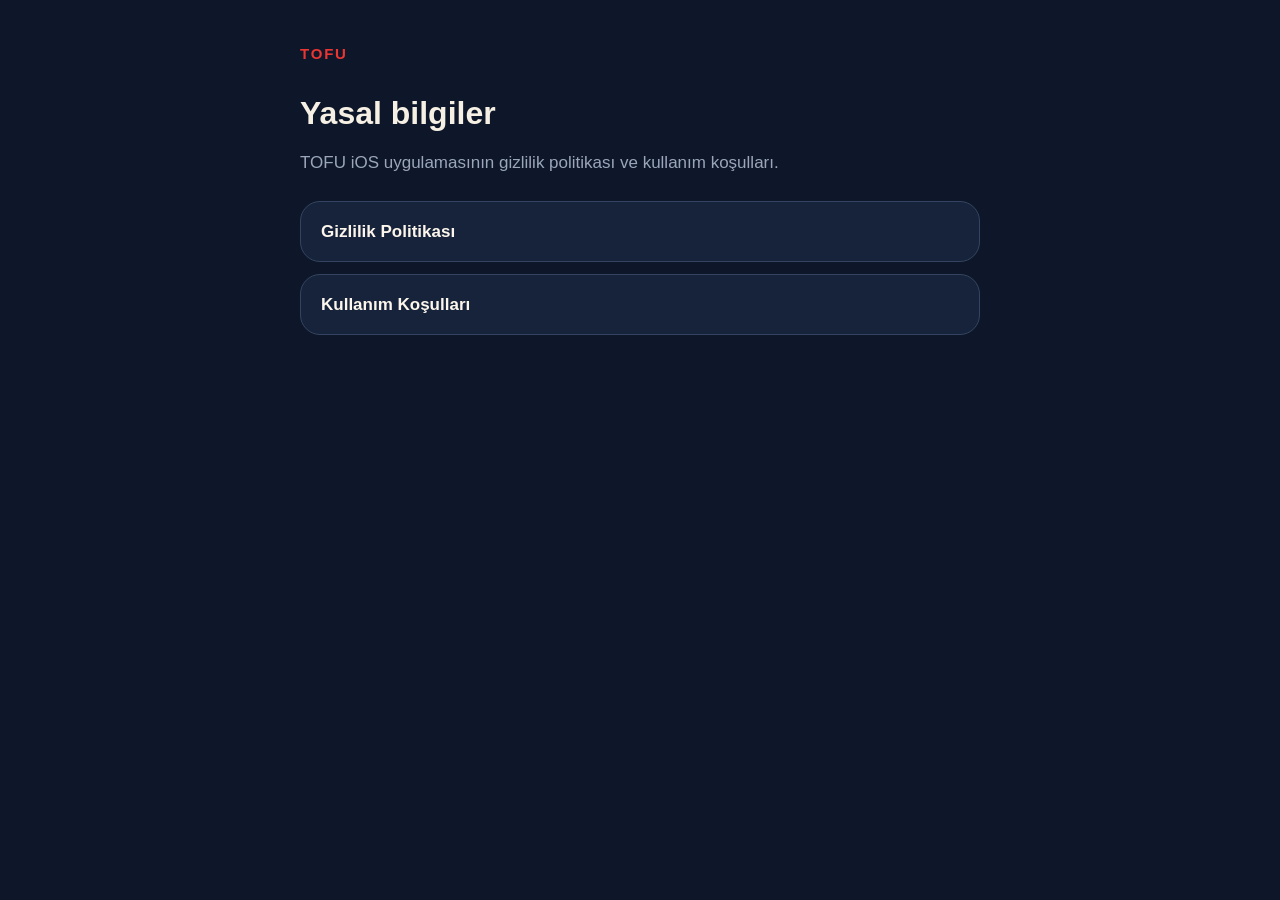
<file: index.html>
<!doctype html>
<html lang="tr">
<head>
  <meta charset="utf-8">
  <meta name="viewport" content="width=device-width, initial-scale=1">
  <title>TOFU · Yasal</title>
  <meta name="robots" content="index,follow">
  <link rel="stylesheet" href="/styles.css">
</head>
<body>
  <main>
    <a class="brand" href="/">TOFU</a>
    <h1>Yasal bilgiler</h1>
    <p class="muted">TOFU iOS uygulamasının gizlilik politikası ve kullanım koşulları.</p>
    <nav class="links">
      <a href="/privacy">Gizlilik Politikası</a>
      <a href="/terms">Kullanım Koşulları</a>
    </nav>
  </main>
</body>
</html>
</file>
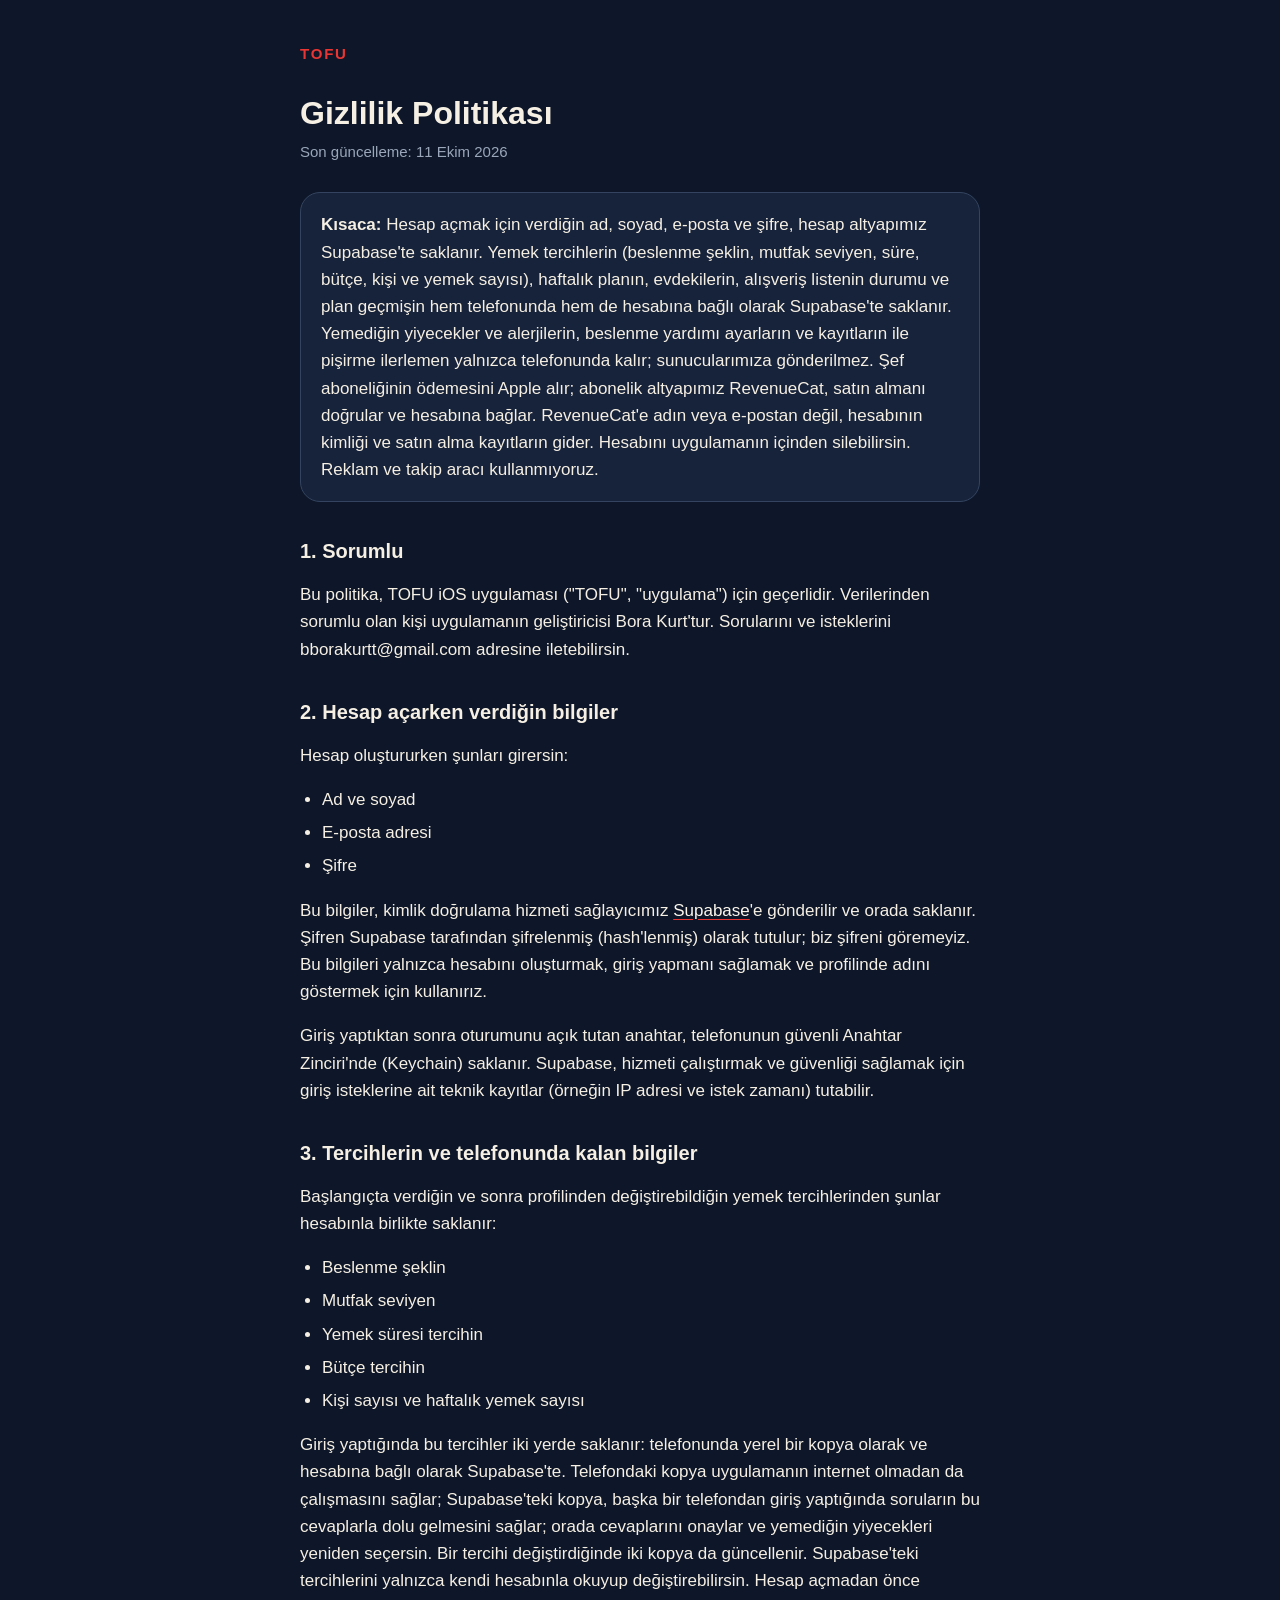
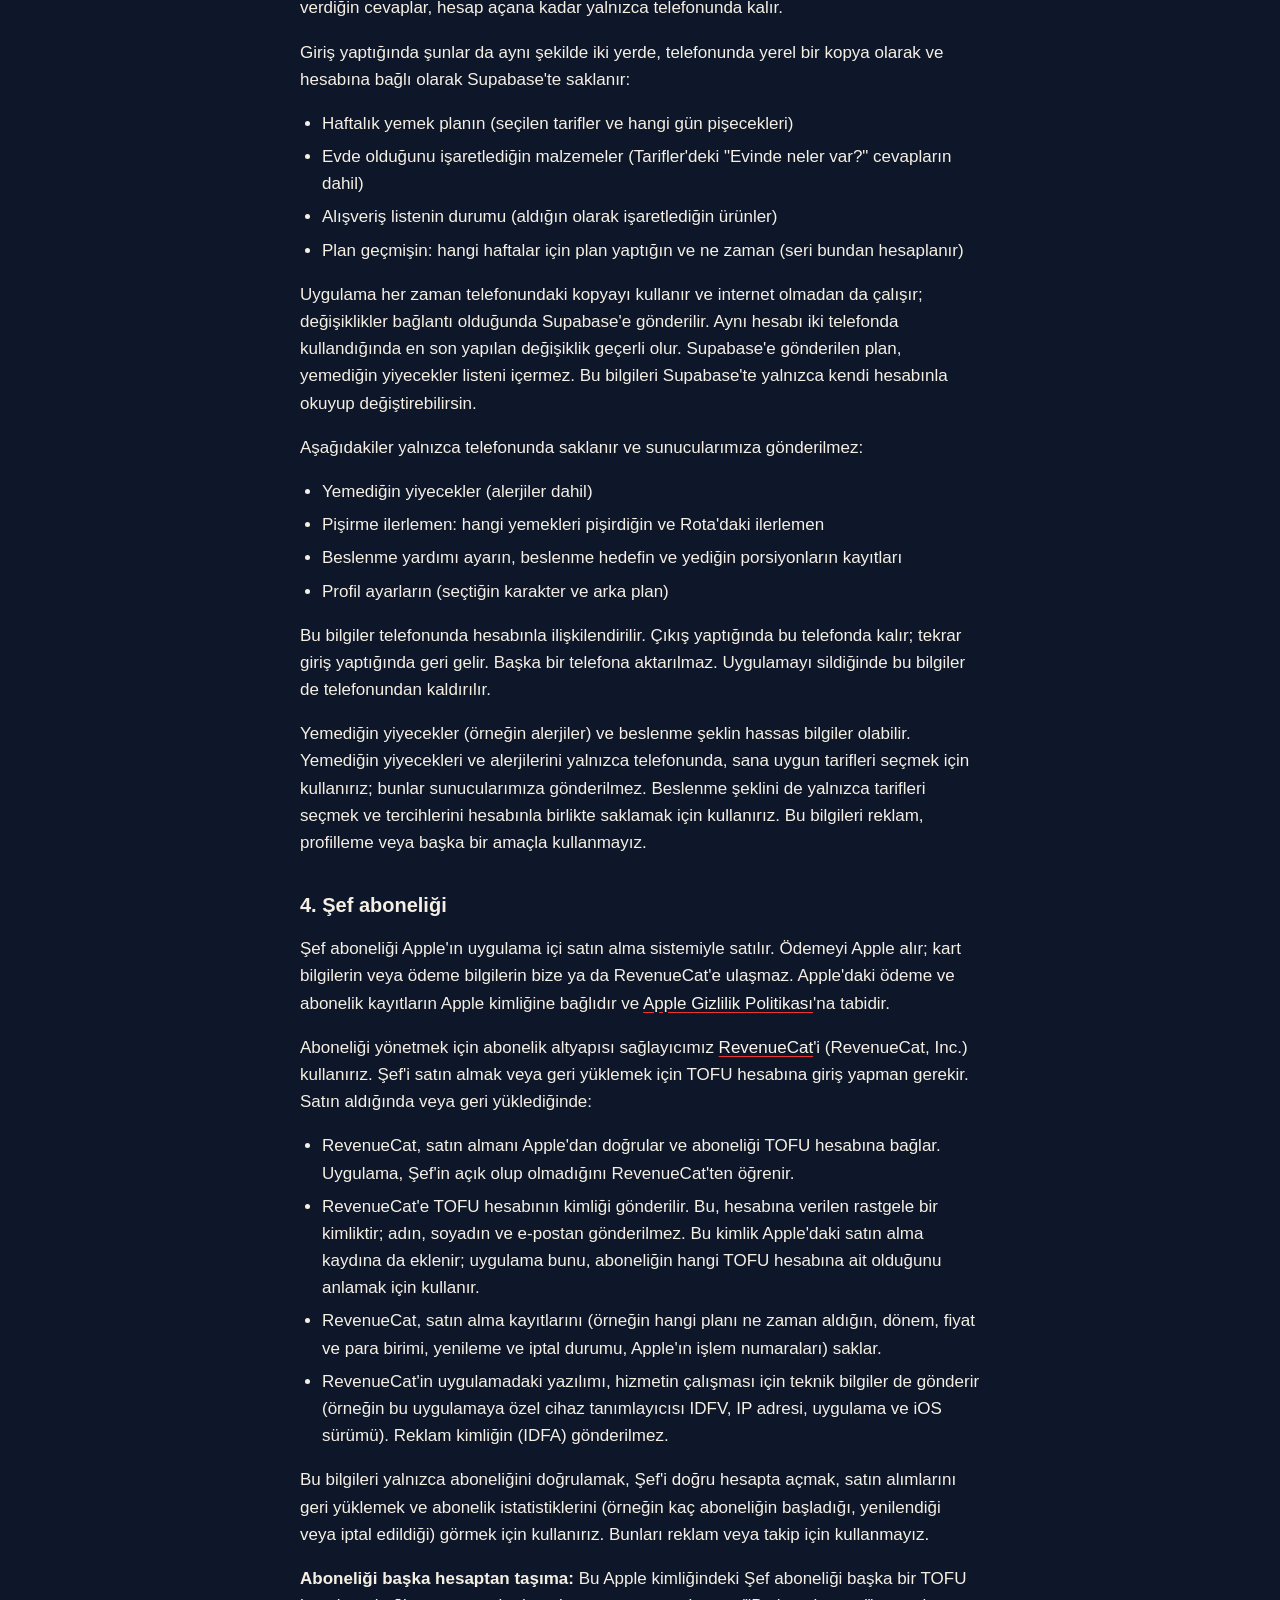
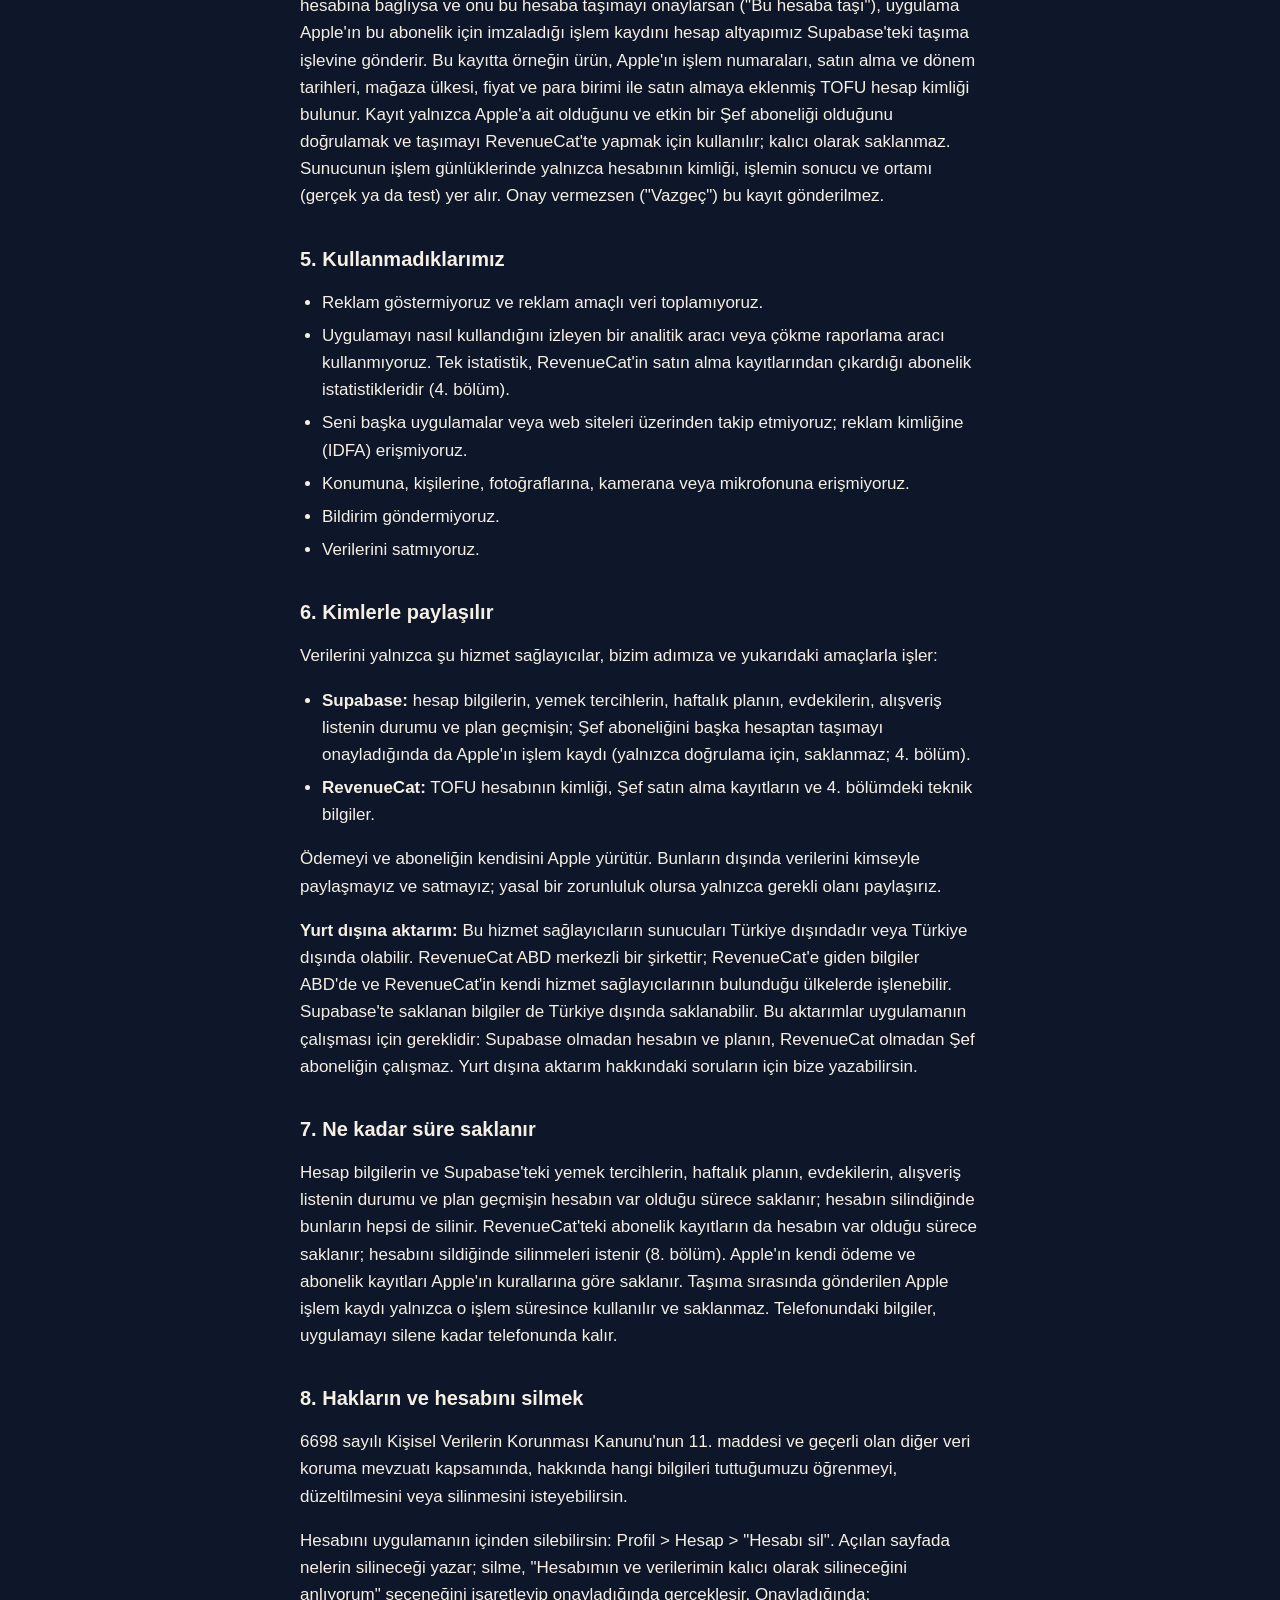
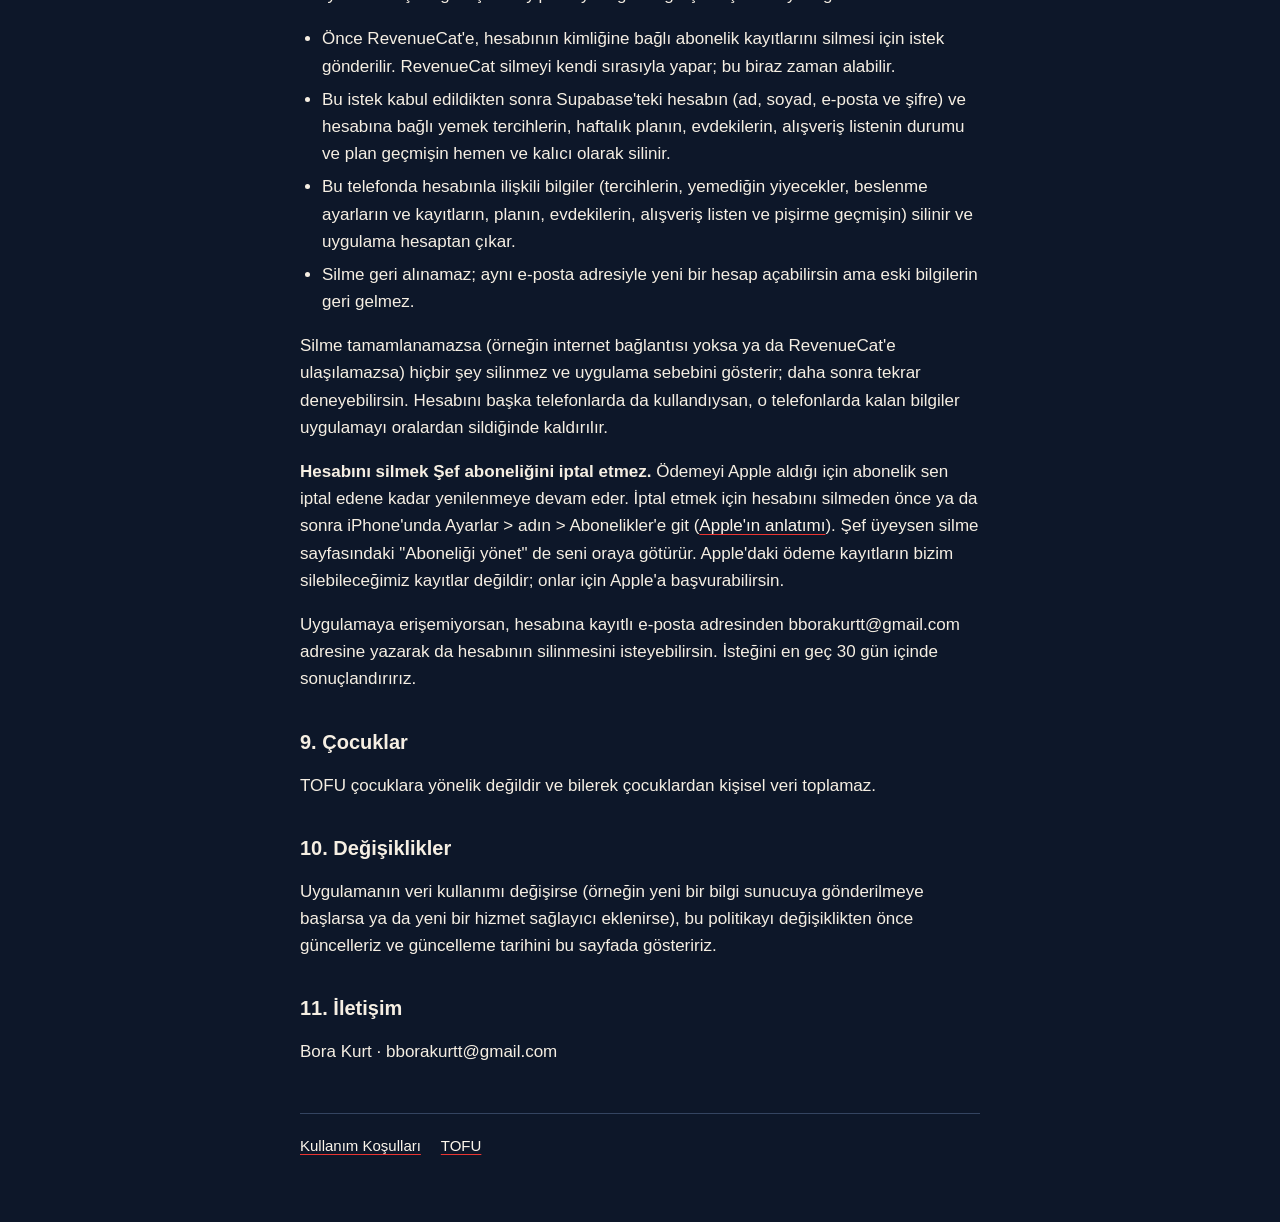
<file: privacy.html>
<!doctype html>
<html lang="tr">
<head>
  <meta charset="utf-8">
  <meta name="viewport" content="width=device-width, initial-scale=1">
  <title>TOFU · Gizlilik Politikası</title>
  <meta name="description" content="TOFU iOS uygulamasının hangi bilgileri nasıl kullandığı.">
  <link rel="stylesheet" href="/styles.css">
</head>
<body>
  <main>
    <a class="brand" href="/">TOFU</a>
    <h1>Gizlilik Politikası</h1>
    <p class="updated">Son güncelleme: 11 Ekim 2026</p>

    <div class="card">
      <p><strong>Kısaca:</strong> Hesap açmak için verdiğin ad, soyad, e-posta ve şifre, hesap altyapımız Supabase'te saklanır. Yemek tercihlerin (beslenme şeklin, mutfak seviyen, süre, bütçe, kişi ve yemek sayısı), haftalık planın, evdekilerin, alışveriş listenin durumu ve plan geçmişin hem telefonunda hem de hesabına bağlı olarak Supabase'te saklanır. Yemediğin yiyecekler ve alerjilerin, beslenme yardımı ayarların ve kayıtların ile pişirme ilerlemen yalnızca telefonunda kalır; sunucularımıza gönderilmez. Şef aboneliğinin ödemesini Apple alır; abonelik altyapımız RevenueCat, satın almanı doğrular ve hesabına bağlar. RevenueCat'e adın veya e-postan değil, hesabının kimliği ve satın alma kayıtların gider. Hesabını uygulamanın içinden silebilirsin. Reklam ve takip aracı kullanmıyoruz.</p>
    </div>

    <h2>1. Sorumlu</h2>
    <p>Bu politika, TOFU iOS uygulaması ("TOFU", "uygulama") için geçerlidir. Verilerinden sorumlu olan kişi uygulamanın geliştiricisi Bora Kurt'tur. Sorularını ve isteklerini bborakurtt@gmail.com adresine iletebilirsin.</p>

    <h2>2. Hesap açarken verdiğin bilgiler</h2>
    <p>Hesap oluştururken şunları girersin:</p>
    <ul>
      <li>Ad ve soyad</li>
      <li>E-posta adresi</li>
      <li>Şifre</li>
    </ul>
    <p>Bu bilgiler, kimlik doğrulama hizmeti sağlayıcımız <a href="https://supabase.com/privacy" rel="noopener">Supabase</a>'e gönderilir ve orada saklanır. Şifren Supabase tarafından şifrelenmiş (hash'lenmiş) olarak tutulur; biz şifreni göremeyiz. Bu bilgileri yalnızca hesabını oluşturmak, giriş yapmanı sağlamak ve profilinde adını göstermek için kullanırız.</p>
    <p>Giriş yaptıktan sonra oturumunu açık tutan anahtar, telefonunun güvenli Anahtar Zinciri'nde (Keychain) saklanır. Supabase, hizmeti çalıştırmak ve güvenliği sağlamak için giriş isteklerine ait teknik kayıtlar (örneğin IP adresi ve istek zamanı) tutabilir.</p>

    <h2>3. Tercihlerin ve telefonunda kalan bilgiler</h2>
    <p>Başlangıçta verdiğin ve sonra profilinden değiştirebildiğin yemek tercihlerinden şunlar hesabınla birlikte saklanır:</p>
    <ul>
      <li>Beslenme şeklin</li>
      <li>Mutfak seviyen</li>
      <li>Yemek süresi tercihin</li>
      <li>Bütçe tercihin</li>
      <li>Kişi sayısı ve haftalık yemek sayısı</li>
    </ul>
    <p>Giriş yaptığında bu tercihler iki yerde saklanır: telefonunda yerel bir kopya olarak ve hesabına bağlı olarak Supabase'te. Telefondaki kopya uygulamanın internet olmadan da çalışmasını sağlar; Supabase'teki kopya, başka bir telefondan giriş yaptığında soruların bu cevaplarla dolu gelmesini sağlar; orada cevaplarını onaylar ve yemediğin yiyecekleri yeniden seçersin. Bir tercihi değiştirdiğinde iki kopya da güncellenir. Supabase'teki tercihlerini yalnızca kendi hesabınla okuyup değiştirebilirsin. Hesap açmadan önce verdiğin cevaplar, hesap açana kadar yalnızca telefonunda kalır.</p>
    <p>Giriş yaptığında şunlar da aynı şekilde iki yerde, telefonunda yerel bir kopya olarak ve hesabına bağlı olarak Supabase'te saklanır:</p>
    <ul>
      <li>Haftalık yemek planın (seçilen tarifler ve hangi gün pişecekleri)</li>
      <li>Evde olduğunu işaretlediğin malzemeler (Tarifler'deki "Evinde neler var?" cevapların dahil)</li>
      <li>Alışveriş listenin durumu (aldığın olarak işaretlediğin ürünler)</li>
      <li>Plan geçmişin: hangi haftalar için plan yaptığın ve ne zaman (seri bundan hesaplanır)</li>
    </ul>
    <p>Uygulama her zaman telefonundaki kopyayı kullanır ve internet olmadan da çalışır; değişiklikler bağlantı olduğunda Supabase'e gönderilir. Aynı hesabı iki telefonda kullandığında en son yapılan değişiklik geçerli olur. Supabase'e gönderilen plan, yemediğin yiyecekler listeni içermez. Bu bilgileri Supabase'te yalnızca kendi hesabınla okuyup değiştirebilirsin.</p>
    <p>Aşağıdakiler yalnızca telefonunda saklanır ve sunucularımıza gönderilmez:</p>
    <ul>
      <li>Yemediğin yiyecekler (alerjiler dahil)</li>
      <li>Pişirme ilerlemen: hangi yemekleri pişirdiğin ve Rota'daki ilerlemen</li>
      <li>Beslenme yardımı ayarın, beslenme hedefin ve yediğin porsiyonların kayıtları</li>
      <li>Profil ayarların (seçtiğin karakter ve arka plan)</li>
    </ul>
    <p>Bu bilgiler telefonunda hesabınla ilişkilendirilir. Çıkış yaptığında bu telefonda kalır; tekrar giriş yaptığında geri gelir. Başka bir telefona aktarılmaz. Uygulamayı sildiğinde bu bilgiler de telefonundan kaldırılır.</p>
    <p>Yemediğin yiyecekler (örneğin alerjiler) ve beslenme şeklin hassas bilgiler olabilir. Yemediğin yiyecekleri ve alerjilerini yalnızca telefonunda, sana uygun tarifleri seçmek için kullanırız; bunlar sunucularımıza gönderilmez. Beslenme şeklini de yalnızca tarifleri seçmek ve tercihlerini hesabınla birlikte saklamak için kullanırız. Bu bilgileri reklam, profilleme veya başka bir amaçla kullanmayız.</p>

    <h2>4. Şef aboneliği</h2>
    <p>Şef aboneliği Apple'ın uygulama içi satın alma sistemiyle satılır. Ödemeyi Apple alır; kart bilgilerin veya ödeme bilgilerin bize ya da RevenueCat'e ulaşmaz. Apple'daki ödeme ve abonelik kayıtların Apple kimliğine bağlıdır ve <a href="https://www.apple.com/tr/legal/privacy/" rel="noopener">Apple Gizlilik Politikası</a>'na tabidir.</p>
    <p>Aboneliği yönetmek için abonelik altyapısı sağlayıcımız <a href="https://www.revenuecat.com/privacy" rel="noopener">RevenueCat</a>'i (RevenueCat, Inc.) kullanırız. Şef'i satın almak veya geri yüklemek için TOFU hesabına giriş yapman gerekir. Satın aldığında veya geri yüklediğinde:</p>
    <ul>
      <li>RevenueCat, satın almanı Apple'dan doğrular ve aboneliği TOFU hesabına bağlar. Uygulama, Şef'in açık olup olmadığını RevenueCat'ten öğrenir.</li>
      <li>RevenueCat'e TOFU hesabının kimliği gönderilir. Bu, hesabına verilen rastgele bir kimliktir; adın, soyadın ve e-postan gönderilmez. Bu kimlik Apple'daki satın alma kaydına da eklenir; uygulama bunu, aboneliğin hangi TOFU hesabına ait olduğunu anlamak için kullanır.</li>
      <li>RevenueCat, satın alma kayıtlarını (örneğin hangi planı ne zaman aldığın, dönem, fiyat ve para birimi, yenileme ve iptal durumu, Apple'ın işlem numaraları) saklar.</li>
      <li>RevenueCat'in uygulamadaki yazılımı, hizmetin çalışması için teknik bilgiler de gönderir (örneğin bu uygulamaya özel cihaz tanımlayıcısı IDFV, IP adresi, uygulama ve iOS sürümü). Reklam kimliğin (IDFA) gönderilmez.</li>
    </ul>
    <p>Bu bilgileri yalnızca aboneliğini doğrulamak, Şef'i doğru hesapta açmak, satın alımlarını geri yüklemek ve abonelik istatistiklerini (örneğin kaç aboneliğin başladığı, yenilendiği veya iptal edildiği) görmek için kullanırız. Bunları reklam veya takip için kullanmayız.</p>
    <p><strong>Aboneliği başka hesaptan taşıma:</strong> Bu Apple kimliğindeki Şef aboneliği başka bir TOFU hesabına bağlıysa ve onu bu hesaba taşımayı onaylarsan ("Bu hesaba taşı"), uygulama Apple'ın bu abonelik için imzaladığı işlem kaydını hesap altyapımız Supabase'teki taşıma işlevine gönderir. Bu kayıtta örneğin ürün, Apple'ın işlem numaraları, satın alma ve dönem tarihleri, mağaza ülkesi, fiyat ve para birimi ile satın almaya eklenmiş TOFU hesap kimliği bulunur. Kayıt yalnızca Apple'a ait olduğunu ve etkin bir Şef aboneliği olduğunu doğrulamak ve taşımayı RevenueCat'te yapmak için kullanılır; kalıcı olarak saklanmaz. Sunucunun işlem günlüklerinde yalnızca hesabının kimliği, işlemin sonucu ve ortamı (gerçek ya da test) yer alır. Onay vermezsen ("Vazgeç") bu kayıt gönderilmez.</p>

    <h2>5. Kullanmadıklarımız</h2>
    <ul>
      <li>Reklam göstermiyoruz ve reklam amaçlı veri toplamıyoruz.</li>
      <li>Uygulamayı nasıl kullandığını izleyen bir analitik aracı veya çökme raporlama aracı kullanmıyoruz. Tek istatistik, RevenueCat'in satın alma kayıtlarından çıkardığı abonelik istatistikleridir (4. bölüm).</li>
      <li>Seni başka uygulamalar veya web siteleri üzerinden takip etmiyoruz; reklam kimliğine (IDFA) erişmiyoruz.</li>
      <li>Konumuna, kişilerine, fotoğraflarına, kamerana veya mikrofonuna erişmiyoruz.</li>
      <li>Bildirim göndermiyoruz.</li>
      <li>Verilerini satmıyoruz.</li>
    </ul>

    <h2>6. Kimlerle paylaşılır</h2>
    <p>Verilerini yalnızca şu hizmet sağlayıcılar, bizim adımıza ve yukarıdaki amaçlarla işler:</p>
    <ul>
      <li><strong>Supabase:</strong> hesap bilgilerin, yemek tercihlerin, haftalık planın, evdekilerin, alışveriş listenin durumu ve plan geçmişin; Şef aboneliğini başka hesaptan taşımayı onayladığında da Apple'ın işlem kaydı (yalnızca doğrulama için, saklanmaz; 4. bölüm).</li>
      <li><strong>RevenueCat:</strong> TOFU hesabının kimliği, Şef satın alma kayıtların ve 4. bölümdeki teknik bilgiler.</li>
    </ul>
    <p>Ödemeyi ve aboneliğin kendisini Apple yürütür. Bunların dışında verilerini kimseyle paylaşmayız ve satmayız; yasal bir zorunluluk olursa yalnızca gerekli olanı paylaşırız.</p>
    <p><strong>Yurt dışına aktarım:</strong> Bu hizmet sağlayıcıların sunucuları Türkiye dışındadır veya Türkiye dışında olabilir. RevenueCat ABD merkezli bir şirkettir; RevenueCat'e giden bilgiler ABD'de ve RevenueCat'in kendi hizmet sağlayıcılarının bulunduğu ülkelerde işlenebilir. Supabase'te saklanan bilgiler de Türkiye dışında saklanabilir. Bu aktarımlar uygulamanın çalışması için gereklidir: Supabase olmadan hesabın ve planın, RevenueCat olmadan Şef aboneliğin çalışmaz. Yurt dışına aktarım hakkındaki soruların için bize yazabilirsin.</p>

    <h2>7. Ne kadar süre saklanır</h2>
    <p>Hesap bilgilerin ve Supabase'teki yemek tercihlerin, haftalık planın, evdekilerin, alışveriş listenin durumu ve plan geçmişin hesabın var olduğu sürece saklanır; hesabın silindiğinde bunların hepsi de silinir. RevenueCat'teki abonelik kayıtların da hesabın var olduğu sürece saklanır; hesabını sildiğinde silinmeleri istenir (8. bölüm). Apple'ın kendi ödeme ve abonelik kayıtları Apple'ın kurallarına göre saklanır. Taşıma sırasında gönderilen Apple işlem kaydı yalnızca o işlem süresince kullanılır ve saklanmaz. Telefonundaki bilgiler, uygulamayı silene kadar telefonunda kalır.</p>

    <h2>8. Hakların ve hesabını silmek</h2>
    <p>6698 sayılı Kişisel Verilerin Korunması Kanunu'nun 11. maddesi ve geçerli olan diğer veri koruma mevzuatı kapsamında, hakkında hangi bilgileri tuttuğumuzu öğrenmeyi, düzeltilmesini veya silinmesini isteyebilirsin.</p>
    <p>Hesabını uygulamanın içinden silebilirsin: Profil &gt; Hesap &gt; "Hesabı sil". Açılan sayfada nelerin silineceği yazar; silme, "Hesabımın ve verilerimin kalıcı olarak silineceğini anlıyorum" seçeneğini işaretleyip onayladığında gerçekleşir. Onayladığında:</p>
    <ul>
      <li>Önce RevenueCat'e, hesabının kimliğine bağlı abonelik kayıtlarını silmesi için istek gönderilir. RevenueCat silmeyi kendi sırasıyla yapar; bu biraz zaman alabilir.</li>
      <li>Bu istek kabul edildikten sonra Supabase'teki hesabın (ad, soyad, e-posta ve şifre) ve hesabına bağlı yemek tercihlerin, haftalık planın, evdekilerin, alışveriş listenin durumu ve plan geçmişin hemen ve kalıcı olarak silinir.</li>
      <li>Bu telefonda hesabınla ilişkili bilgiler (tercihlerin, yemediğin yiyecekler, beslenme ayarların ve kayıtların, planın, evdekilerin, alışveriş listen ve pişirme geçmişin) silinir ve uygulama hesaptan çıkar.</li>
      <li>Silme geri alınamaz; aynı e-posta adresiyle yeni bir hesap açabilirsin ama eski bilgilerin geri gelmez.</li>
    </ul>
    <p>Silme tamamlanamazsa (örneğin internet bağlantısı yoksa ya da RevenueCat'e ulaşılamazsa) hiçbir şey silinmez ve uygulama sebebini gösterir; daha sonra tekrar deneyebilirsin. Hesabını başka telefonlarda da kullandıysan, o telefonlarda kalan bilgiler uygulamayı oralardan sildiğinde kaldırılır.</p>
    <p><strong>Hesabını silmek Şef aboneliğini iptal etmez.</strong> Ödemeyi Apple aldığı için abonelik sen iptal edene kadar yenilenmeye devam eder. İptal etmek için hesabını silmeden önce ya da sonra iPhone'unda Ayarlar &gt; adın &gt; Abonelikler'e git (<a href="https://support.apple.com/tr-tr/118428" rel="noopener">Apple'ın anlatımı</a>). Şef üyeysen silme sayfasındaki "Aboneliği yönet" de seni oraya götürür. Apple'daki ödeme kayıtların bizim silebileceğimiz kayıtlar değildir; onlar için Apple'a başvurabilirsin.</p>
    <p>Uygulamaya erişemiyorsan, hesabına kayıtlı e-posta adresinden bborakurtt@gmail.com adresine yazarak da hesabının silinmesini isteyebilirsin. İsteğini en geç 30 gün içinde sonuçlandırırız.</p>

    <h2>9. Çocuklar</h2>
    <p>TOFU çocuklara yönelik değildir ve bilerek çocuklardan kişisel veri toplamaz.</p>

    <h2>10. Değişiklikler</h2>
    <p>Uygulamanın veri kullanımı değişirse (örneğin yeni bir bilgi sunucuya gönderilmeye başlarsa ya da yeni bir hizmet sağlayıcı eklenirse), bu politikayı değişiklikten önce güncelleriz ve güncelleme tarihini bu sayfada gösteririz.</p>

    <h2>11. İletişim</h2>
    <p>Bora Kurt · bborakurtt@gmail.com</p>

    <footer>
      <a href="/terms">Kullanım Koşulları</a>
      <a href="/">TOFU</a>
    </footer>
  </main>
</body>
</html>
</file>
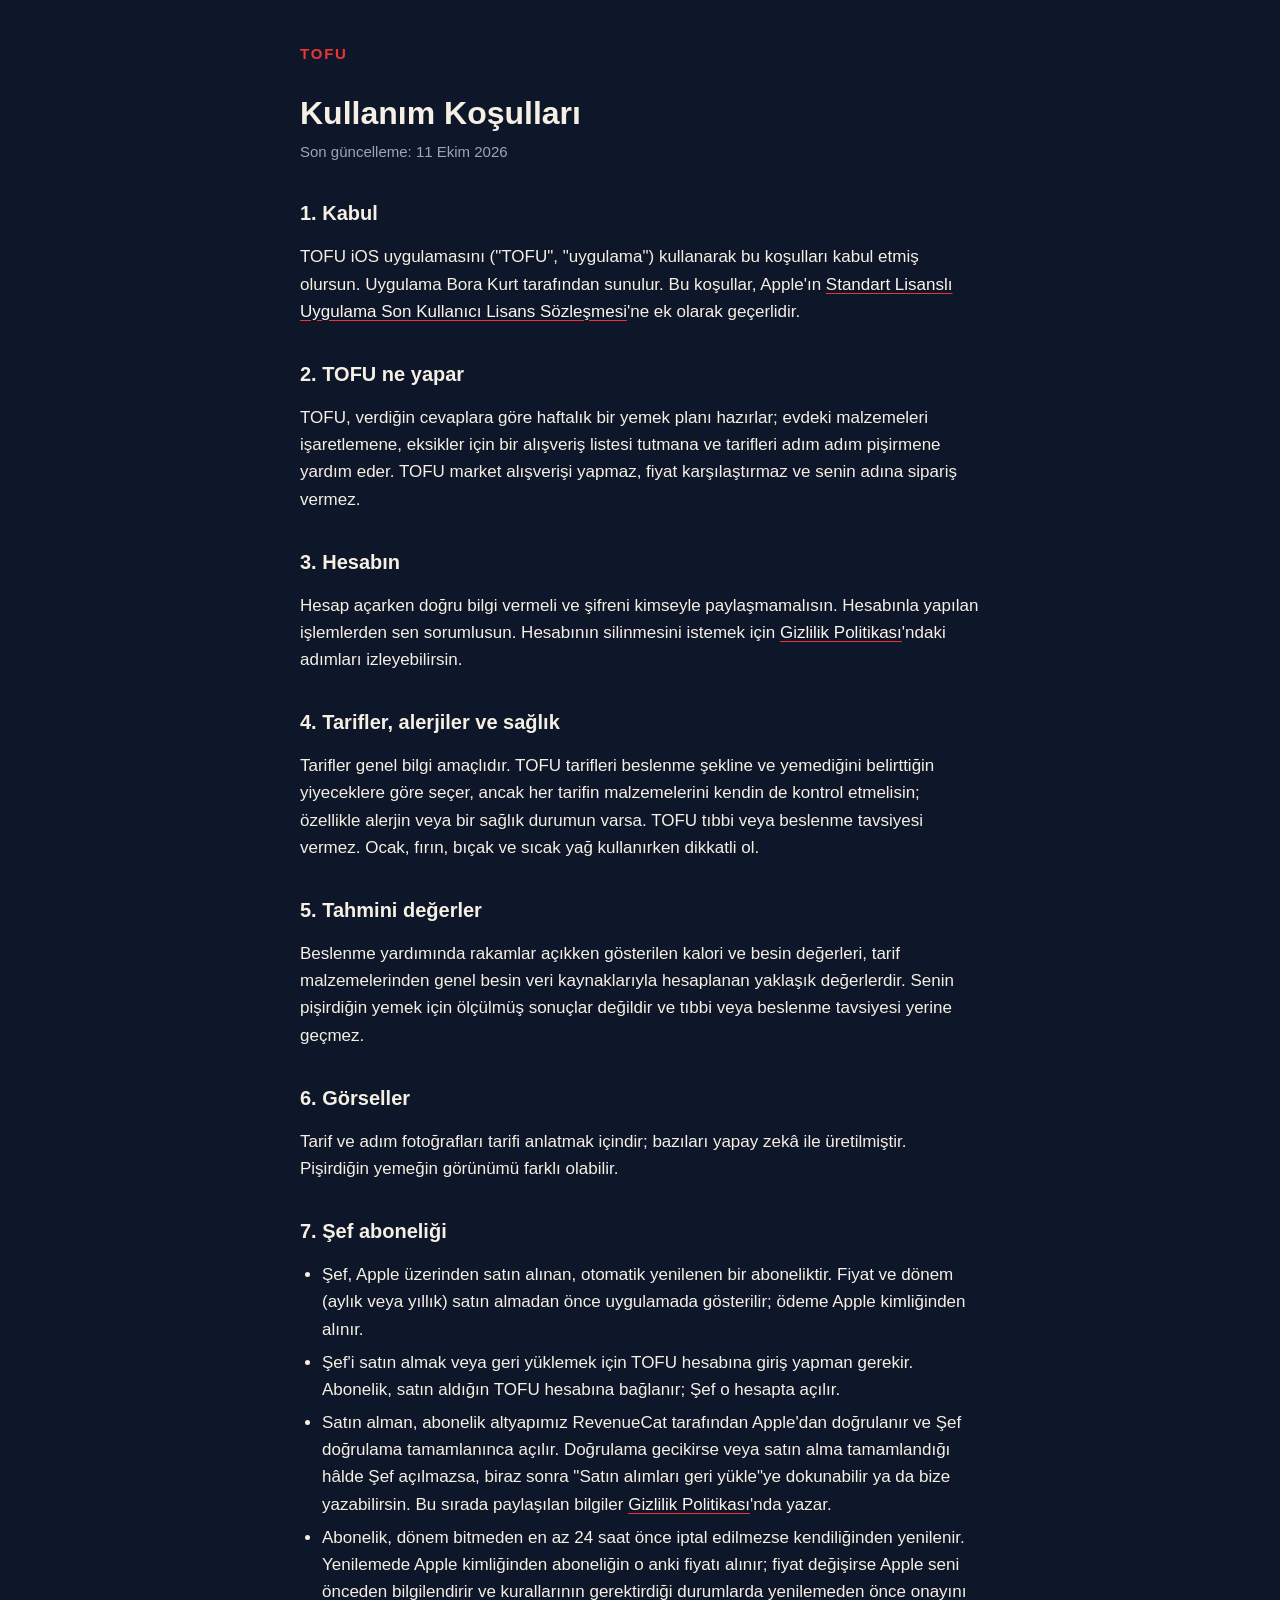
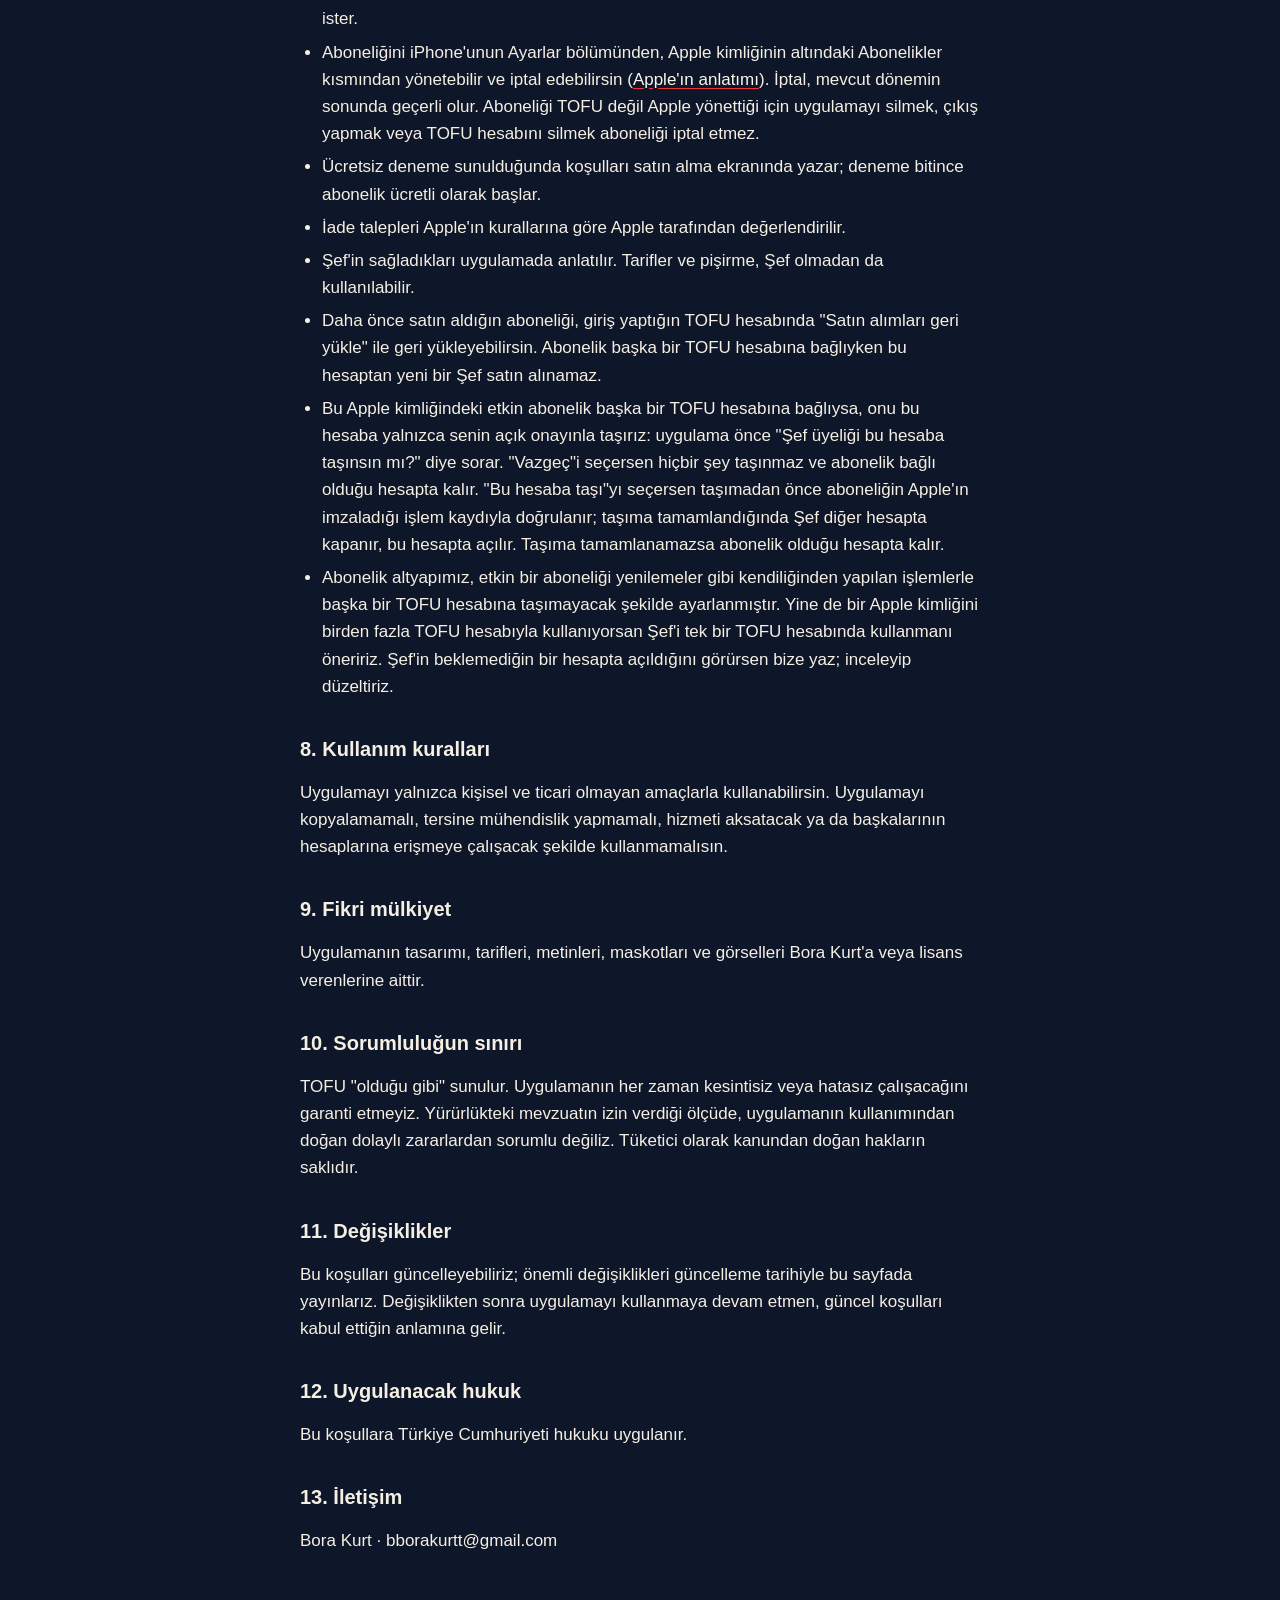
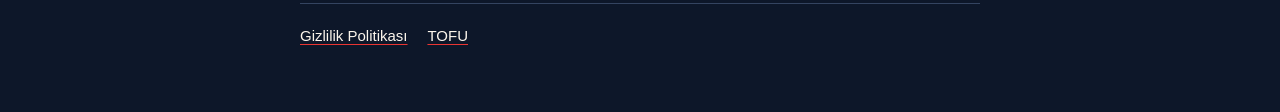
<file: terms.html>
<!doctype html>
<html lang="tr">
<head>
  <meta charset="utf-8">
  <meta name="viewport" content="width=device-width, initial-scale=1">
  <title>TOFU · Kullanım Koşulları</title>
  <meta name="description" content="TOFU iOS uygulamasının kullanım koşulları.">
  <link rel="stylesheet" href="/styles.css">
</head>
<body>
  <main>
    <a class="brand" href="/">TOFU</a>
    <h1>Kullanım Koşulları</h1>
    <p class="updated">Son güncelleme: 11 Ekim 2026</p>

    <h2>1. Kabul</h2>
    <p>TOFU iOS uygulamasını ("TOFU", "uygulama") kullanarak bu koşulları kabul etmiş olursun. Uygulama Bora Kurt tarafından sunulur. Bu koşullar, Apple'ın <a href="https://www.apple.com/legal/internet-services/itunes/dev/stdeula/" rel="noopener">Standart Lisanslı Uygulama Son Kullanıcı Lisans Sözleşmesi</a>'ne ek olarak geçerlidir.</p>

    <h2>2. TOFU ne yapar</h2>
    <p>TOFU, verdiğin cevaplara göre haftalık bir yemek planı hazırlar; evdeki malzemeleri işaretlemene, eksikler için bir alışveriş listesi tutmana ve tarifleri adım adım pişirmene yardım eder. TOFU market alışverişi yapmaz, fiyat karşılaştırmaz ve senin adına sipariş vermez.</p>

    <h2>3. Hesabın</h2>
    <p>Hesap açarken doğru bilgi vermeli ve şifreni kimseyle paylaşmamalısın. Hesabınla yapılan işlemlerden sen sorumlusun. Hesabının silinmesini istemek için <a href="/privacy">Gizlilik Politikası</a>'ndaki adımları izleyebilirsin.</p>

    <h2>4. Tarifler, alerjiler ve sağlık</h2>
    <p>Tarifler genel bilgi amaçlıdır. TOFU tarifleri beslenme şekline ve yemediğini belirttiğin yiyeceklere göre seçer, ancak her tarifin malzemelerini kendin de kontrol etmelisin; özellikle alerjin veya bir sağlık durumun varsa. TOFU tıbbi veya beslenme tavsiyesi vermez. Ocak, fırın, bıçak ve sıcak yağ kullanırken dikkatli ol.</p>

    <h2>5. Tahmini değerler</h2>
    <p>Beslenme yardımında rakamlar açıkken gösterilen kalori ve besin değerleri, tarif malzemelerinden genel besin veri kaynaklarıyla hesaplanan yaklaşık değerlerdir. Senin pişirdiğin yemek için ölçülmüş sonuçlar değildir ve tıbbi veya beslenme tavsiyesi yerine geçmez.</p>

    <h2>6. Görseller</h2>
    <p>Tarif ve adım fotoğrafları tarifi anlatmak içindir; bazıları yapay zekâ ile üretilmiştir. Pişirdiğin yemeğin görünümü farklı olabilir.</p>

    <h2>7. Şef aboneliği</h2>
    <ul>
      <li>Şef, Apple üzerinden satın alınan, otomatik yenilenen bir aboneliktir. Fiyat ve dönem (aylık veya yıllık) satın almadan önce uygulamada gösterilir; ödeme Apple kimliğinden alınır.</li>
      <li>Şef'i satın almak veya geri yüklemek için TOFU hesabına giriş yapman gerekir. Abonelik, satın aldığın TOFU hesabına bağlanır; Şef o hesapta açılır.</li>
      <li>Satın alman, abonelik altyapımız RevenueCat tarafından Apple'dan doğrulanır ve Şef doğrulama tamamlanınca açılır. Doğrulama gecikirse veya satın alma tamamlandığı hâlde Şef açılmazsa, biraz sonra "Satın alımları geri yükle"ye dokunabilir ya da bize yazabilirsin. Bu sırada paylaşılan bilgiler <a href="/privacy">Gizlilik Politikası</a>'nda yazar.</li>
      <li>Abonelik, dönem bitmeden en az 24 saat önce iptal edilmezse kendiliğinden yenilenir. Yenilemede Apple kimliğinden aboneliğin o anki fiyatı alınır; fiyat değişirse Apple seni önceden bilgilendirir ve kurallarının gerektirdiği durumlarda yenilemeden önce onayını ister.</li>
      <li>Aboneliğini iPhone'unun Ayarlar bölümünden, Apple kimliğinin altındaki Abonelikler kısmından yönetebilir ve iptal edebilirsin (<a href="https://support.apple.com/tr-tr/118428" rel="noopener">Apple'ın anlatımı</a>). İptal, mevcut dönemin sonunda geçerli olur. Aboneliği TOFU değil Apple yönettiği için uygulamayı silmek, çıkış yapmak veya TOFU hesabını silmek aboneliği iptal etmez.</li>
      <li>Ücretsiz deneme sunulduğunda koşulları satın alma ekranında yazar; deneme bitince abonelik ücretli olarak başlar.</li>
      <li>İade talepleri Apple'ın kurallarına göre Apple tarafından değerlendirilir.</li>
      <li>Şef'in sağladıkları uygulamada anlatılır. Tarifler ve pişirme, Şef olmadan da kullanılabilir.</li>
      <li>Daha önce satın aldığın aboneliği, giriş yaptığın TOFU hesabında "Satın alımları geri yükle" ile geri yükleyebilirsin. Abonelik başka bir TOFU hesabına bağlıyken bu hesaptan yeni bir Şef satın alınamaz.</li>
      <li>Bu Apple kimliğindeki etkin abonelik başka bir TOFU hesabına bağlıysa, onu bu hesaba yalnızca senin açık onayınla taşırız: uygulama önce "Şef üyeliği bu hesaba taşınsın mı?" diye sorar. "Vazgeç"i seçersen hiçbir şey taşınmaz ve abonelik bağlı olduğu hesapta kalır. "Bu hesaba taşı"yı seçersen taşımadan önce aboneliğin Apple'ın imzaladığı işlem kaydıyla doğrulanır; taşıma tamamlandığında Şef diğer hesapta kapanır, bu hesapta açılır. Taşıma tamamlanamazsa abonelik olduğu hesapta kalır.</li>
      <li>Abonelik altyapımız, etkin bir aboneliği yenilemeler gibi kendiliğinden yapılan işlemlerle başka bir TOFU hesabına taşımayacak şekilde ayarlanmıştır. Yine de bir Apple kimliğini birden fazla TOFU hesabıyla kullanıyorsan Şef'i tek bir TOFU hesabında kullanmanı öneririz. Şef'in beklemediğin bir hesapta açıldığını görürsen bize yaz; inceleyip düzeltiriz.</li>
    </ul>

    <h2>8. Kullanım kuralları</h2>
    <p>Uygulamayı yalnızca kişisel ve ticari olmayan amaçlarla kullanabilirsin. Uygulamayı kopyalamamalı, tersine mühendislik yapmamalı, hizmeti aksatacak ya da başkalarının hesaplarına erişmeye çalışacak şekilde kullanmamalısın.</p>

    <h2>9. Fikri mülkiyet</h2>
    <p>Uygulamanın tasarımı, tarifleri, metinleri, maskotları ve görselleri Bora Kurt'a veya lisans verenlerine aittir.</p>

    <h2>10. Sorumluluğun sınırı</h2>
    <p>TOFU "olduğu gibi" sunulur. Uygulamanın her zaman kesintisiz veya hatasız çalışacağını garanti etmeyiz. Yürürlükteki mevzuatın izin verdiği ölçüde, uygulamanın kullanımından doğan dolaylı zararlardan sorumlu değiliz. Tüketici olarak kanundan doğan hakların saklıdır.</p>

    <h2>11. Değişiklikler</h2>
    <p>Bu koşulları güncelleyebiliriz; önemli değişiklikleri güncelleme tarihiyle bu sayfada yayınlarız. Değişiklikten sonra uygulamayı kullanmaya devam etmen, güncel koşulları kabul ettiğin anlamına gelir.</p>

    <h2>12. Uygulanacak hukuk</h2>
    <p>Bu koşullara Türkiye Cumhuriyeti hukuku uygulanır.</p>

    <h2>13. İletişim</h2>
    <p>Bora Kurt · bborakurtt@gmail.com</p>

    <footer>
      <a href="/privacy">Gizlilik Politikası</a>
      <a href="/">TOFU</a>
    </footer>
  </main>
</body>
</html>
</file>
<file: styles.css>
:root {
  color-scheme: dark;
  --page: #0D1729;
  --card: #17233A;
  --border: #344460;
  --ink: #F6EFE3;
  --secondary: #9BA6BA;
  --primary: #EA3532;
  --cream: #FCF6EC;
}

* { box-sizing: border-box; }

html { -webkit-text-size-adjust: 100%; }

body {
  margin: 0;
  background: var(--page);
  color: var(--ink);
  font-family: ui-rounded, "SF Pro Rounded", -apple-system, BlinkMacSystemFont, "Segoe UI", Roboto, sans-serif;
  font-size: 17px;
  line-height: 1.6;
  padding: 40px 20px 64px;
}

main { max-width: 680px; margin: 0 auto; }

.brand {
  display: inline-block;
  font-weight: 900;
  font-size: 15px;
  letter-spacing: 0.12em;
  color: var(--primary);
  text-decoration: none;
  margin-bottom: 28px;
}

h1 { font-size: 32px; line-height: 1.2; margin: 0 0 8px; text-wrap: balance; }
h2 { font-size: 20px; line-height: 1.3; margin: 36px 0 8px; }
p, li { color: var(--ink); }
ul { padding-left: 22px; }
li { margin: 6px 0; }

.updated { color: var(--secondary); font-size: 15px; margin: 0 0 28px; }
.muted { color: var(--secondary); }

a { color: var(--cream); text-decoration-color: var(--primary); text-underline-offset: 3px; }
a:focus-visible { outline: 2px solid var(--cream); outline-offset: 3px; border-radius: 4px; }

.card {
  background: var(--card);
  border: 1px solid var(--border);
  border-radius: 20px;
  padding: 18px 20px;
  margin: 16px 0;
}
.card p { margin: 0; }

nav.links { display: flex; flex-direction: column; gap: 12px; margin-top: 24px; }
nav.links a {
  display: block;
  background: var(--card);
  border: 1px solid var(--border);
  border-radius: 20px;
  padding: 16px 20px;
  font-weight: 700;
  text-decoration: none;
}

footer { margin-top: 48px; padding-top: 20px; border-top: 1px solid var(--border); color: var(--secondary); font-size: 15px; }
footer a { margin-right: 16px; }
</file>
